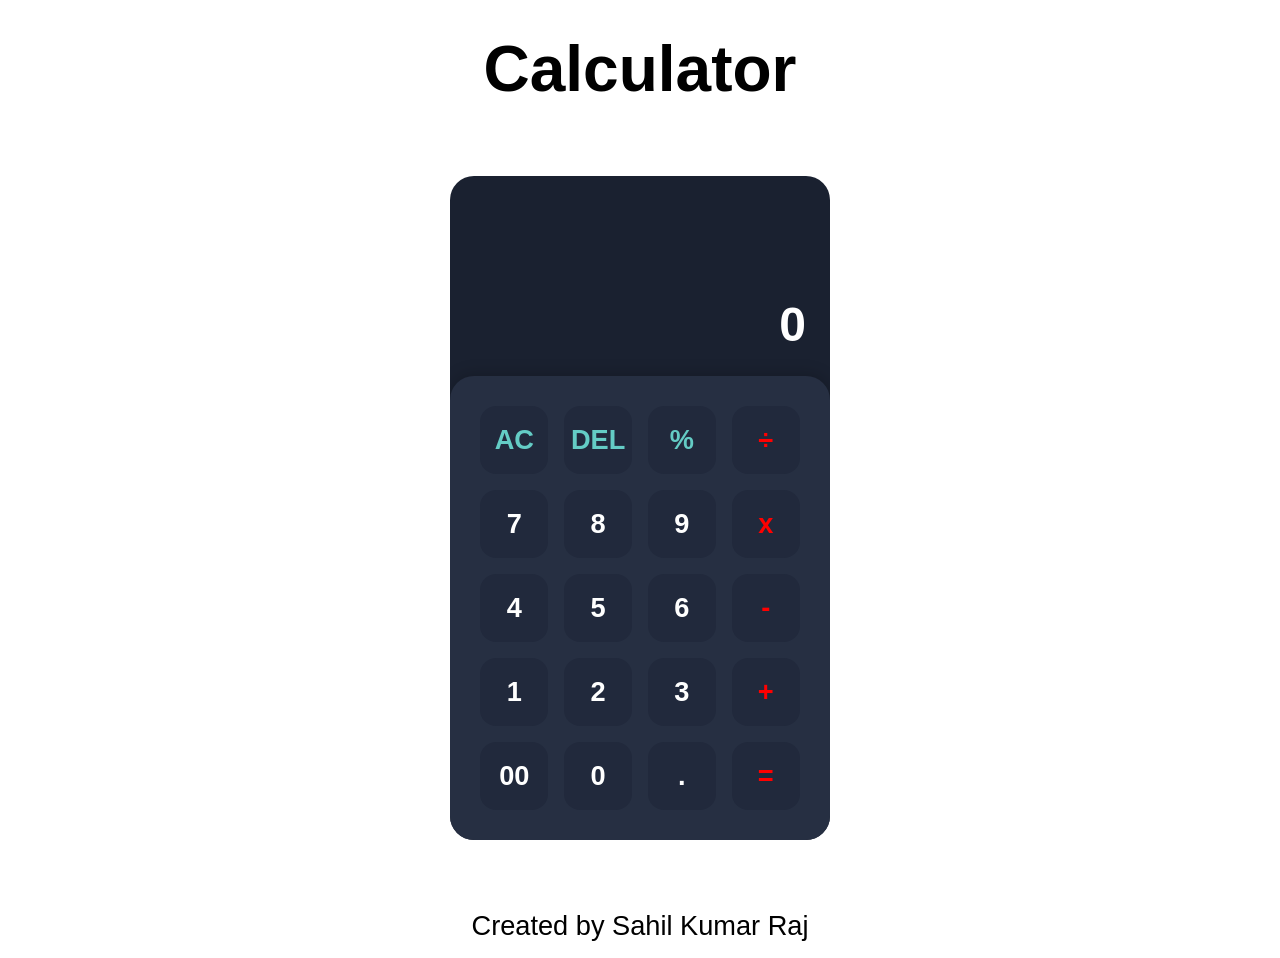
<file: Calculator/index.html>
<!DOCTYPE html>
<html lang="en">
<head>
    <meta charset="UTF-8">
    <meta name="viewport" content="width=device-width, initial-scale=1.0">
    <title>CALCULATOR</title>
    <link rel="stylesheet" href="style.css">
</head>
<body>
    
    <h1>Calculator</h1>
    <div class="container">

        <div class="calculator">
            
            <div class="display">
                <div class="content">
                    <div class="input"></div>
                    <div class="output">0</div>
                </div>
            </div>

            <div class="values">

                <div data-key="clear" class="value action">
                    <span>AC</span>
                </div>

                <div data-key="delete" class="value action">
                    <span>DEL</span>
                </div>

                <div data-key="%" class="value action">
                    <span>%</span>
                </div>

                <div data-key="/" class="value operator">
                    <span>÷</span>
                </div>

                <div data-key="7" class="value">
                    <span>7</span>
                </div>

                <div data-key="8" class="value">
                    <span>8</span>
                </div>

                <div data-key="9" class="value">
                    <span>9</span>
                </div>

                <div data-key="*" class="value operator">
                    <span>x</span>
                </div>

                <div data-key="4" class="value">
                    <span>4</span>
                </div>

                <div data-key="5" class="value">
                    <span>5</span>
                </div>

                <div data-key="6" class="value">
                    <span>6</span>
                </div>

                <div data-key="-" class="value operator">
                    <span>-</span>
                </div>

                <div data-key="1" class="value">
                    <span>1</span>
                </div>

                <div data-key="2" class="value">
                    <span>2</span>
                </div>

                <div data-key="3" class="value">
                    <span>3</span>
                </div>

                <div data-key="+" class="value operator">
                    <span>+</span>
                </div>

                <div data-key="00" class="value">
                    <span>00</span>
                </div>

                <div data-key="0" class="value">
                    <span>0</span>
                </div>

                <div data-key="." class="value">
                    <span>.</span>
                </div>

                <div data-key="=" class="value operator">
                    <span>=</span>
                </div>

            </div>
        </div>
    </div>

    <p class="footer">
            Created by Sahil Kumar Raj
        </p>


    <script src="app.js"></script>


</body>
</html>
</file>
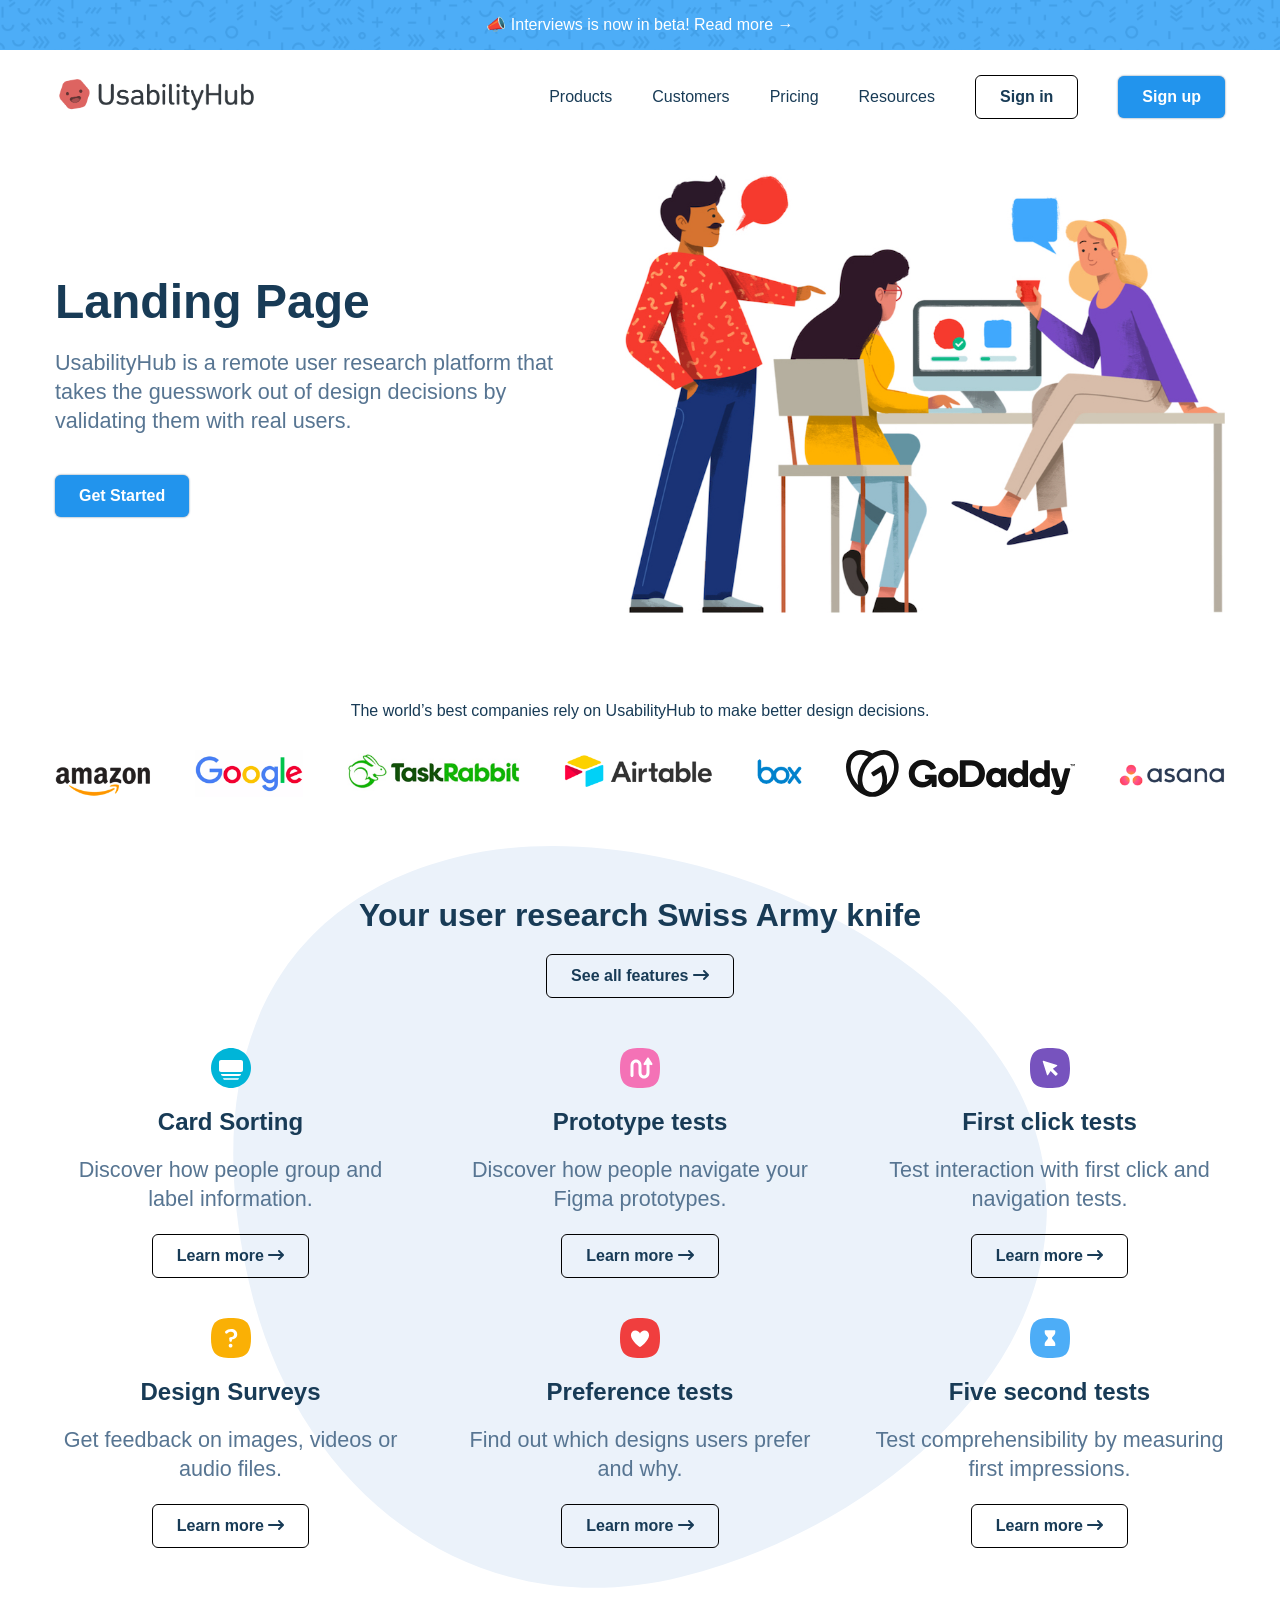
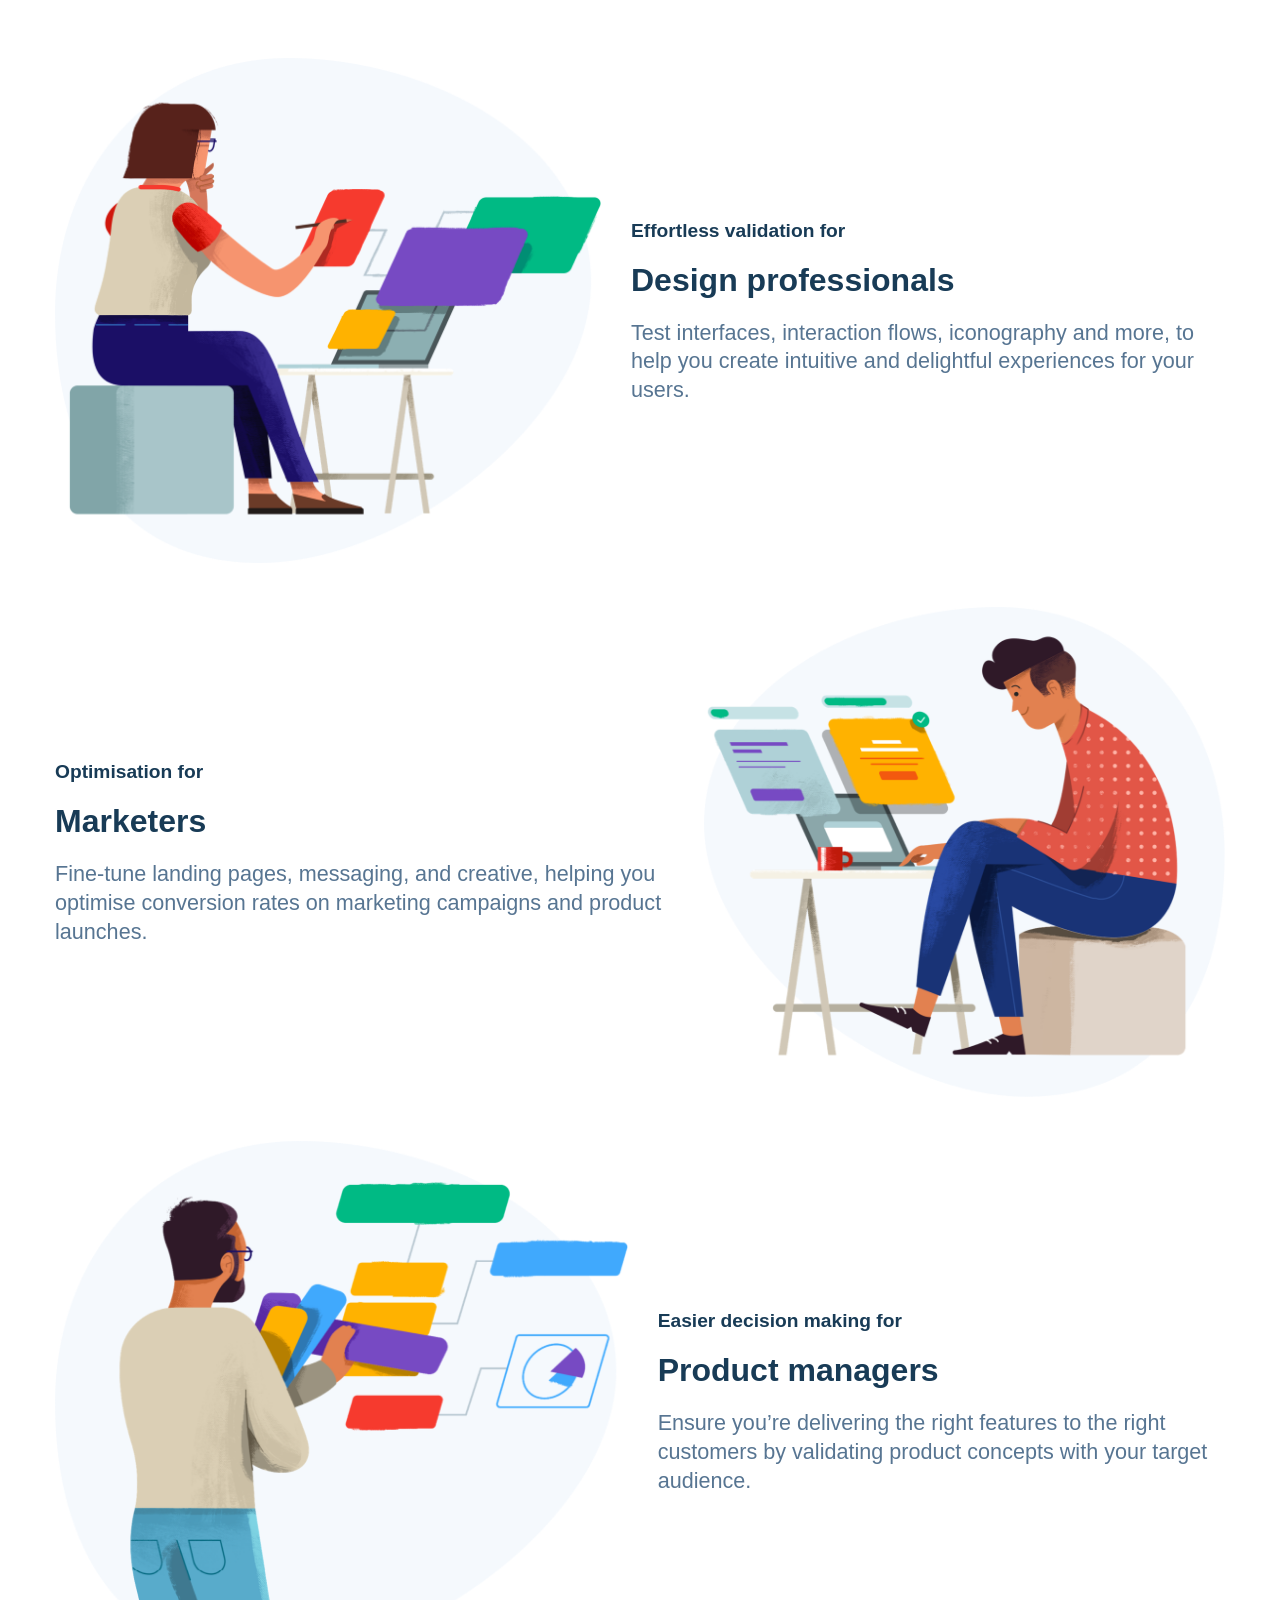
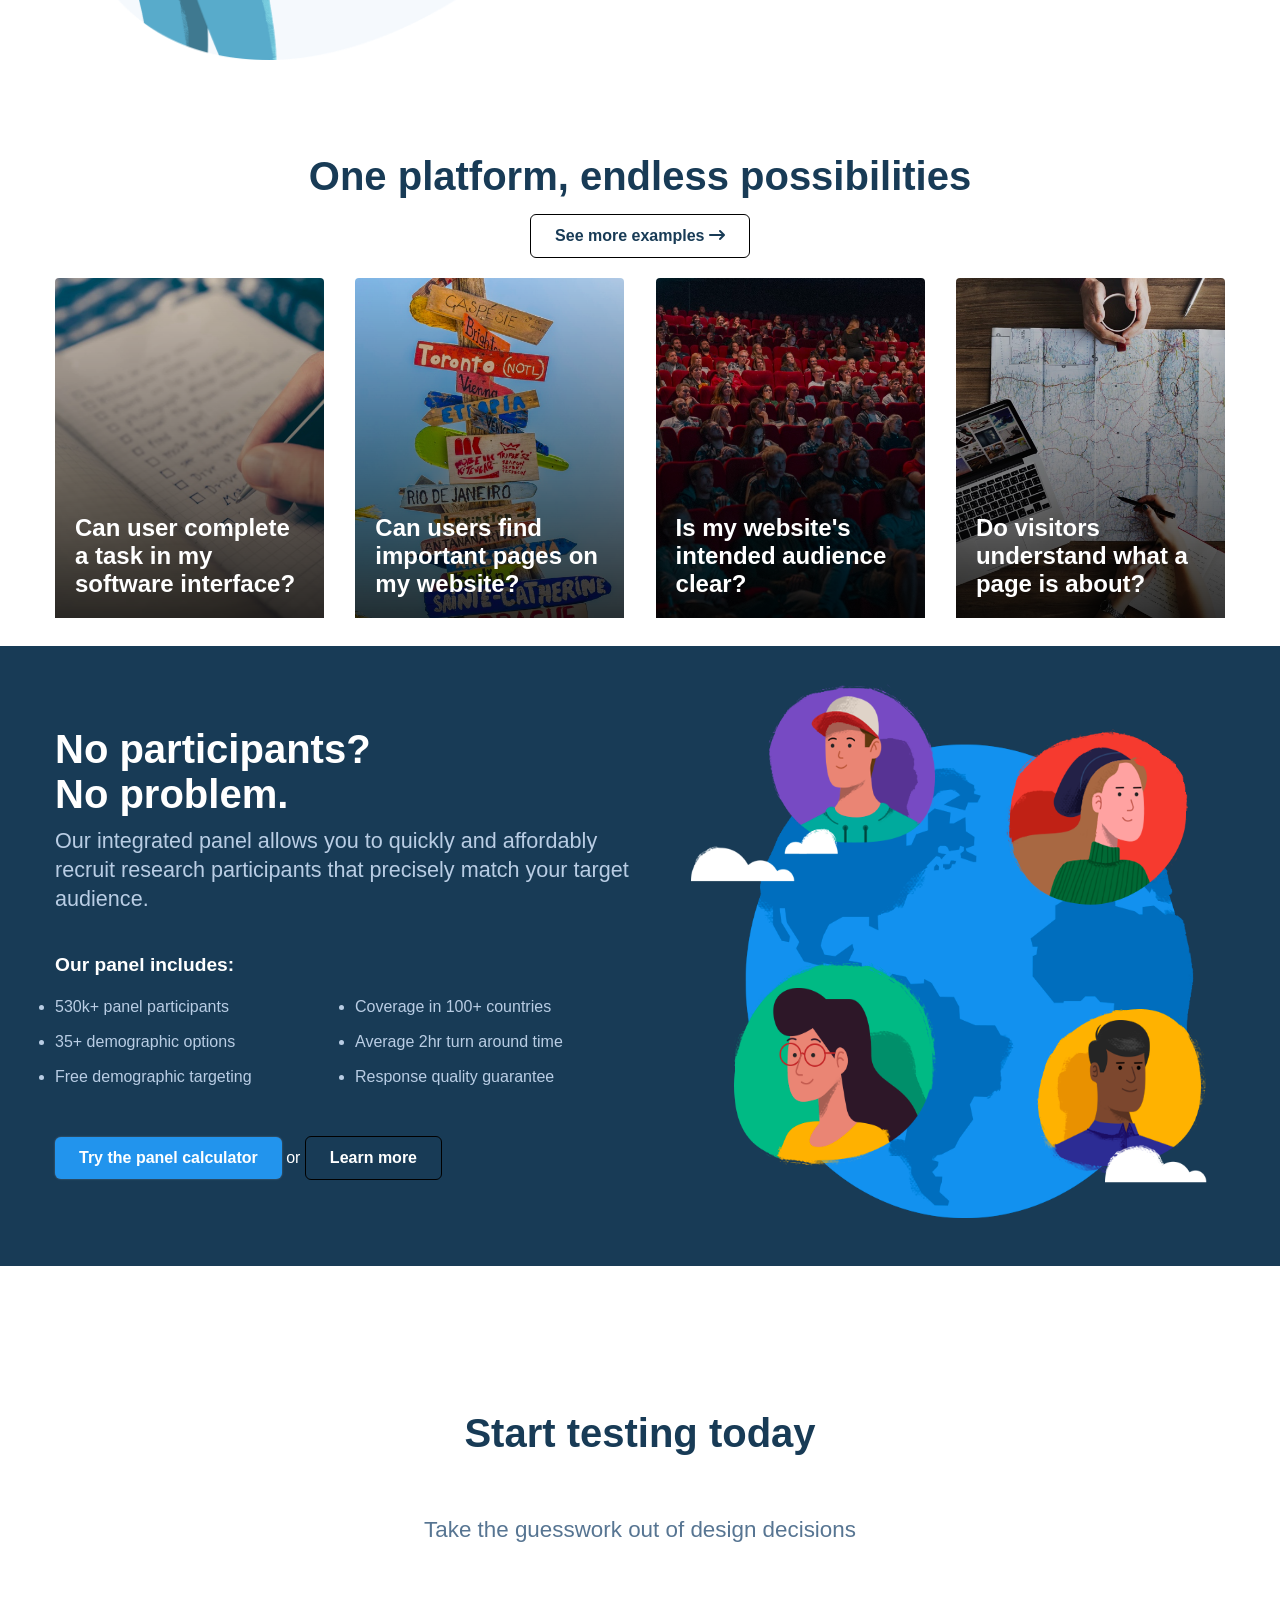
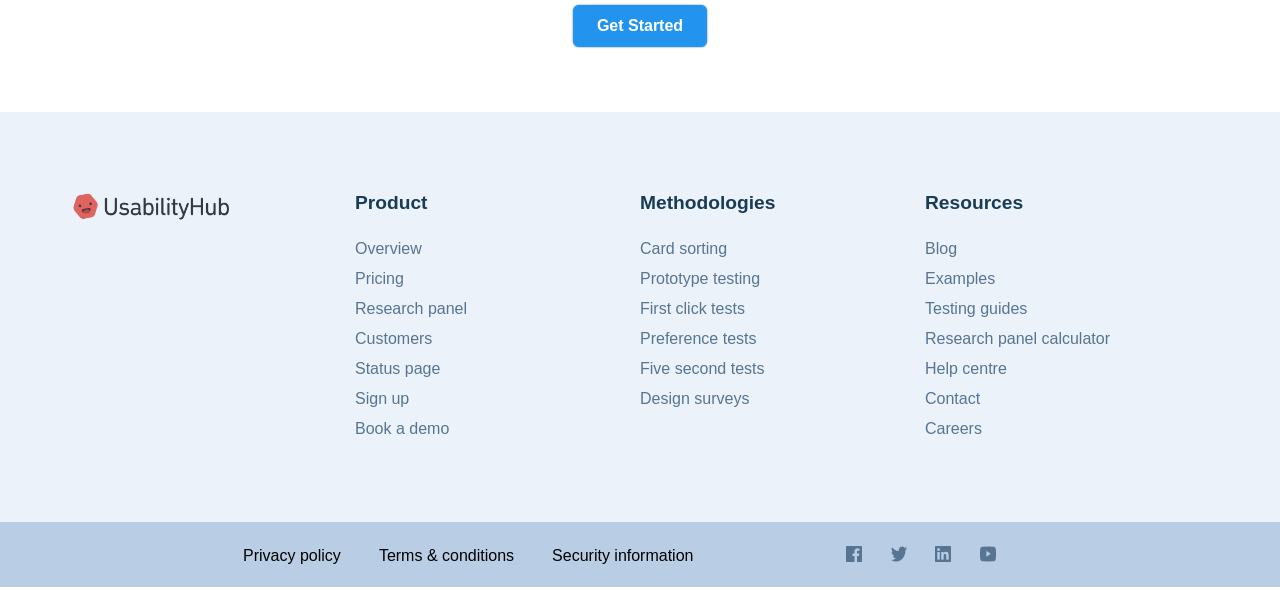
<file: landing page/onee.html>
<!DOCTYPE html>
<html lang="en">
<head>
    <meta charset="UTF-8">
    <meta name="viewport" content="width=device-width, initial-scale=1.0">
    <title>Landing Page</title>
    <link rel="stylesheet" href="https://cdnjs.cloudflare.com/ajax/libs/font-awesome/6.4.0/css/all.min.css">
    <link rel="stylesheet" href="styl.css">
</head>
<body>
    <div class="top-banner">
        <div class="container">
            <div class="small-text banner-text">
                📣 Interviews is now in beta! Read more →
            </div>
        </div>
    </div>

    <nav>
        <div class="container main-nav flex">
            <a href="#" class="comp-logo">
                <img src="./assets/asset 1.png" alt="company logo">
            </a>
            <div class="nav-links">
                <ul class="flex">
                    <li><a href="#" class="hover-link">Products</a></li>
                    <li><a href="#" class="hover-link">Customers</a></li>
                    <li><a href="#" class="hover-link">Pricing</a></li>
                    <li><a href="#" class="hover-link">Resources</a></li>
                    <li><a href="#" class="hover-link sec-button">Sign in</a></li>
                    <li><a href="#" class="hover-link prim-button">Sign up</a></li>
                </ul>
            </div>
        </div>
    </nav>

    <header>
        <div class="container header-section flex">
            <div class="header-left">
                <h1>Landing Page</h1>
                <p>UsabilityHub is a remote user research platform that takes the guesswork out of design decisions by validating them with real users.</p>
                <a href="#" class="prim-button hover-link get-button">Get Started</a>
            </div>
            <div class="header-right">
                <img src="./assets/asset 2.jpeg" alt="hero image">
            </div>

        </div>
    </header>

    <div class="company-section">
        <div class="container">
            <div class="small-text company-header">
                The world’s best companies rely on UsabilityHub to make better design decisions.
            </div>
            <div class="logos flex">
                <img class="logo" src="./assets/asset 3.png" alt="amazon">
                <img class="logo" src="./assets/asset 4.png" alt="google">
                <img class="logo" src="./assets/asset 5.png" alt="task">
                <img class="logo" src="./assets/asset 6.png" alt="airtable">
                <img class="logo" src="./assets/asset 7.png" alt="box">
                <img class="logo" src="./assets/asset 8.svg" alt="godaddy">
                <img class="logo" src="./assets/asset 9.png" alt="asana">
            </div>
        </div>
    </div>

    <div class="feature-section">
        <div class="container">
            <div class="feature-header">
                <h2>Your user research Swiss Army knife</h2>
                <a href="#" class="sec-button">See all features <i class="fa-solid fa-arrow-right-long"></i></a>
            </div>
            <div class="feature-area flex">
                <div class="feature-card flex">
                    <img src="./assets/asset 11.svg" alt="cards">
                    <h3>Card Sorting</h3>
                    <p>Discover how people group and label information.</p>
                    <a href="#" class="sec-button">Learn more <i class="fa-solid fa-arrow-right-long"></i></a>
                </div>
                <div class="feature-card flex">
                    <img src="./assets/asset 13.svg" alt="pt">
                    <h3>Prototype tests</h3>
                    <p>Discover how people navigate your Figma prototypes.</p>
                    <a href="#" class="sec-button">Learn more <i class="fa-solid fa-arrow-right-long"></i></a>
                </div>

                <div class="feature-card flex">
                    <img src="./assets/asset 14.svg" alt="fct">
                    <h3>First click tests</h3>
                    <p>Test interaction with first click and navigation tests.</p>
                    <a href="#" class="sec-button">Learn more <i class="fa-solid fa-arrow-right-long"></i></a>
                </div>

                <div class="feature-card flex">
                    <img src="./assets/asset 15.svg" alt="ds">
                    <h3>Design Surveys</h3>
                    <p>Get feedback on images, videos or audio files.</p>
                    <a href="#" class="sec-button">Learn more <i class="fa-solid fa-arrow-right-long"></i></a>
                </div>

                <div class="feature-card flex">
                    <img src="./assets/asset 16.svg" alt="prt">
                    <h3>Preference tests</h3>
                    <p>Find out which designs users prefer and why.</p>
                    <a href="#" class="sec-button">Learn more <i class="fa-solid fa-arrow-right-long"></i></a>
                </div>

                <div class="feature-card flex">
                    <img src="./assets/asset 17.svg" alt="fst">
                    <h3>Five second tests</h3>
                    <p>Test comprehensibility by measuring first impressions.</p>
                    <a href="#" class="sec-button">Learn more <i class="fa-solid fa-arrow-right-long"></i></a>
                </div>

                
            </div>
        </div>
    </div>


    <section class="big-feature">
        <div class="container flex big-container">
            <div class="feature-img">
                <img src="./assets/asset 18.png" alt="">
            </div>
            <div class="feature-text flex">
                <h4>Effortless validation for</h4>
                <h2>Design professionals</h2>
                <p>Test interfaces, interaction flows, iconography and more, to help you create intuitive and delightful experiences for your users.</p>
            </div>
        </div>
    </section>
    <section class="big-feature">
        <div class="container flex big-container">
            
            <div class="feature-text flex">
                <h4>Optimisation for</h4>
                <h2>Marketers</h2>
                <p>Fine-tune landing pages, messaging, and creative, helping you optimise conversion rates on marketing campaigns and product launches.</p>
            </div>
            <div class="feature-img">
                <img src="./assets/asset 21.png" alt="">
            </div>
        </div>
    </section>
    <section class="big-feature">
        <div class="container flex big-container">
            <div class="feature-img">
                <img src="./assets/asset 24.png" alt="">
            </div>
            <div class="feature-text flex">
                <h4>Easier decision making for</h4>
                <h2>Product managers</h2>
                <p>Ensure you’re delivering the right features to the right customers by validating product concepts with your target audience.</p>
            </div>
        </div>
    </section>


    <section class="example-section">
        <div class="container">
            <div class="example-header">
                    <h2>One platform, endless possibilities </h2>
                    <a href="#" class="sec-button">See more examples <i class="fa-solid fa-arrow-right-long"></i></a>
                
            </div>
            <div class="example-area flex">
                <a href="#" class="example-card" style="background: linear-gradient(rgb(0, 0, 0, 0.1), rgb(0, 0, 0, 0.8)), url(./assets/asset\ 36.jpeg); background-size: cover;">
                    <h3 class="card-text">Can user complete a task in my software interface?</h3>
                </a>
                <a href="#" class="example-card" style="background: linear-gradient(rgb(0, 0, 0, 0.1), rgb(0, 0, 0, 0.8)), url(./assets/asset\ 37.jpeg); background-size: cover;">
                    <h3 class="card-text">Can users find important pages on my website?</h3>
                </a>
                <a href="#" class="example-card" style="background: linear-gradient(rgb(0, 0, 0, 0.1), rgb(0, 0, 0, 0.8)), url(./assets/asset\ 38.jpeg); background-size: cover;">
                    <h3 class="card-text">Is my website's intended audience clear?</h3>
                </a>
                <a href="#" class="example-card" style="background: linear-gradient(rgb(0, 0, 0, 0.1), rgb(0, 0, 0, 0.8)), url(./assets/asset\ 39.jpeg); background-size: cover;">
                    <h3 class="card-text">Do visitors understand what a page is about?</h3>
                </a>
            </div>
        </div>
    </section>


    <section class="info-section ">
        <div class="container flex">
            <div class="info-left flex">
                <div class="info-text">
                    <h2>No participants?</h2>
                    <h2>No problem.</h2>
                    <p>Our integrated panel allows you to quickly and affordably recruit research participants that precisely match your target audience.</p>
                </div>
                <div class="info-data">
                    <h4>Our panel includes: <br><br></h4>
                    <div class="list-data flex">
                        <div class="first ">
                            <ul class="flex line">
                                <li>530k+ panel participants</li>
                                <li>35+ demographic options</li>
                                <li>Free demographic targeting</li>    
                            </ul>
                        </div>
                        <div class="second">
                            <ul class="flex line">
                                <li>Coverage in 100+ countries</li>
                                <li>Average 2hr turn around time</li>
                                <li>Response quality guarantee</li>    
                            </ul>
                        </div>
                    </div>
                </div>
                <div class="info-button">
                    
                    <a href="#" class="hover-link prim-button">Try the panel calculator</a> or
                    <a href="#" class="hover-link sec-button" style="color: white !important;">Learn more </a>
                </div>
            </div>
            <div class="info-right">
                <img src="./assets/asset 40.png" alt="">
            </div>
        </div>
        
    </section>


    <section class="testing-section">
        <div class="container flex test">
            <h2>Start testing today</h2>
            <p>Take the guesswork out of design decisions</p>
            <a href="#" class="prim-button hover-link get-button">Get Started</a>
        </div>
    </section>



    <div class="end-section">
        <div class="container flex end-hub">
            <div class="hub1 sizee">
                <img src="./assets/asset 1.png" alt="logooo">
            </div>
            <div class="hub2 sizee">
                <div class="detail1 column">
                    <h4>Product</h4>
                    <a href="#" class="hover-link">Overview</a>
                    <a href="#" class="hover-link">Pricing</a>
                    <a href="#" class="hover-link">Research panel</a>
                    <a href="#" class="hover-link">Customers</a>
                    <a href="#" class="hover-link">Status page</a>
                    <a href="#" class="hover-link">Sign up</a>
                    <a href="#" class="hover-link">Book a demo</a>
                </div>
            </div>
            <div class="hub3 sizee">
                <div class="detail2 column">
                    <h4>Methodologies</h4>
                    <a href="#" class="hover-link">Card sorting</a>
                    <a href="#" class="hover-link">Prototype testing</a>
                    <a href="#" class="hover-link">First click tests</a>
                    <a href="#" class="hover-link">Preference tests</a>
                    <a href="#" class="hover-link">Five second tests</a>
                    <a href="#" class="hover-link">Design surveys</a>
                    
                </div>
            </div>
            <div class="hub4 sizee">
                <div class="detail3 column">
                    <h4>Resources</h4>
                    <a href="#" class="hover-link">Blog</a>
                    <a href="#" class="hover-link">Examples</a>
                    <a href="#" class="hover-link">Testing guides</a>
                    <a href="#" class="hover-link">Research panel calculator</a>
                    <a href="#" class="hover-link">Help centre</a>
                    <a href="#" class="hover-link">Contact</a>
                    <a href="#" class="hover-link">Careers</a>
                </div>
            </div>
        </div>
        
    </div>

    <footer class="footer-section">
        <div class="container flex">
            <div class="footer-text flex">
                <a href="#" class="hover-link">Privacy policy</a>
                <a href="#" class="hover-link">Terms & conditions</a>
                <a href="#" class="hover-link">Security information</a>
            </div>
            <div class="footer-logo flex">
                <a href=""><img src="./assets/asset 28.png" alt="fb"></a>
                <a href=""><img src="./assets/asset 29.png" alt="fb"></a>
                <a href=""><img src="./assets/asset 30.png" alt="fb"></a>
                <a href=""><img src="./assets/asset 31.png" alt="fb"></a>
            </div>
        </div>
    </footer>
    
    

    <!-- <div class="spacer" style="height: 100vh;"></div> -->
    
</body>
</html>
</file>
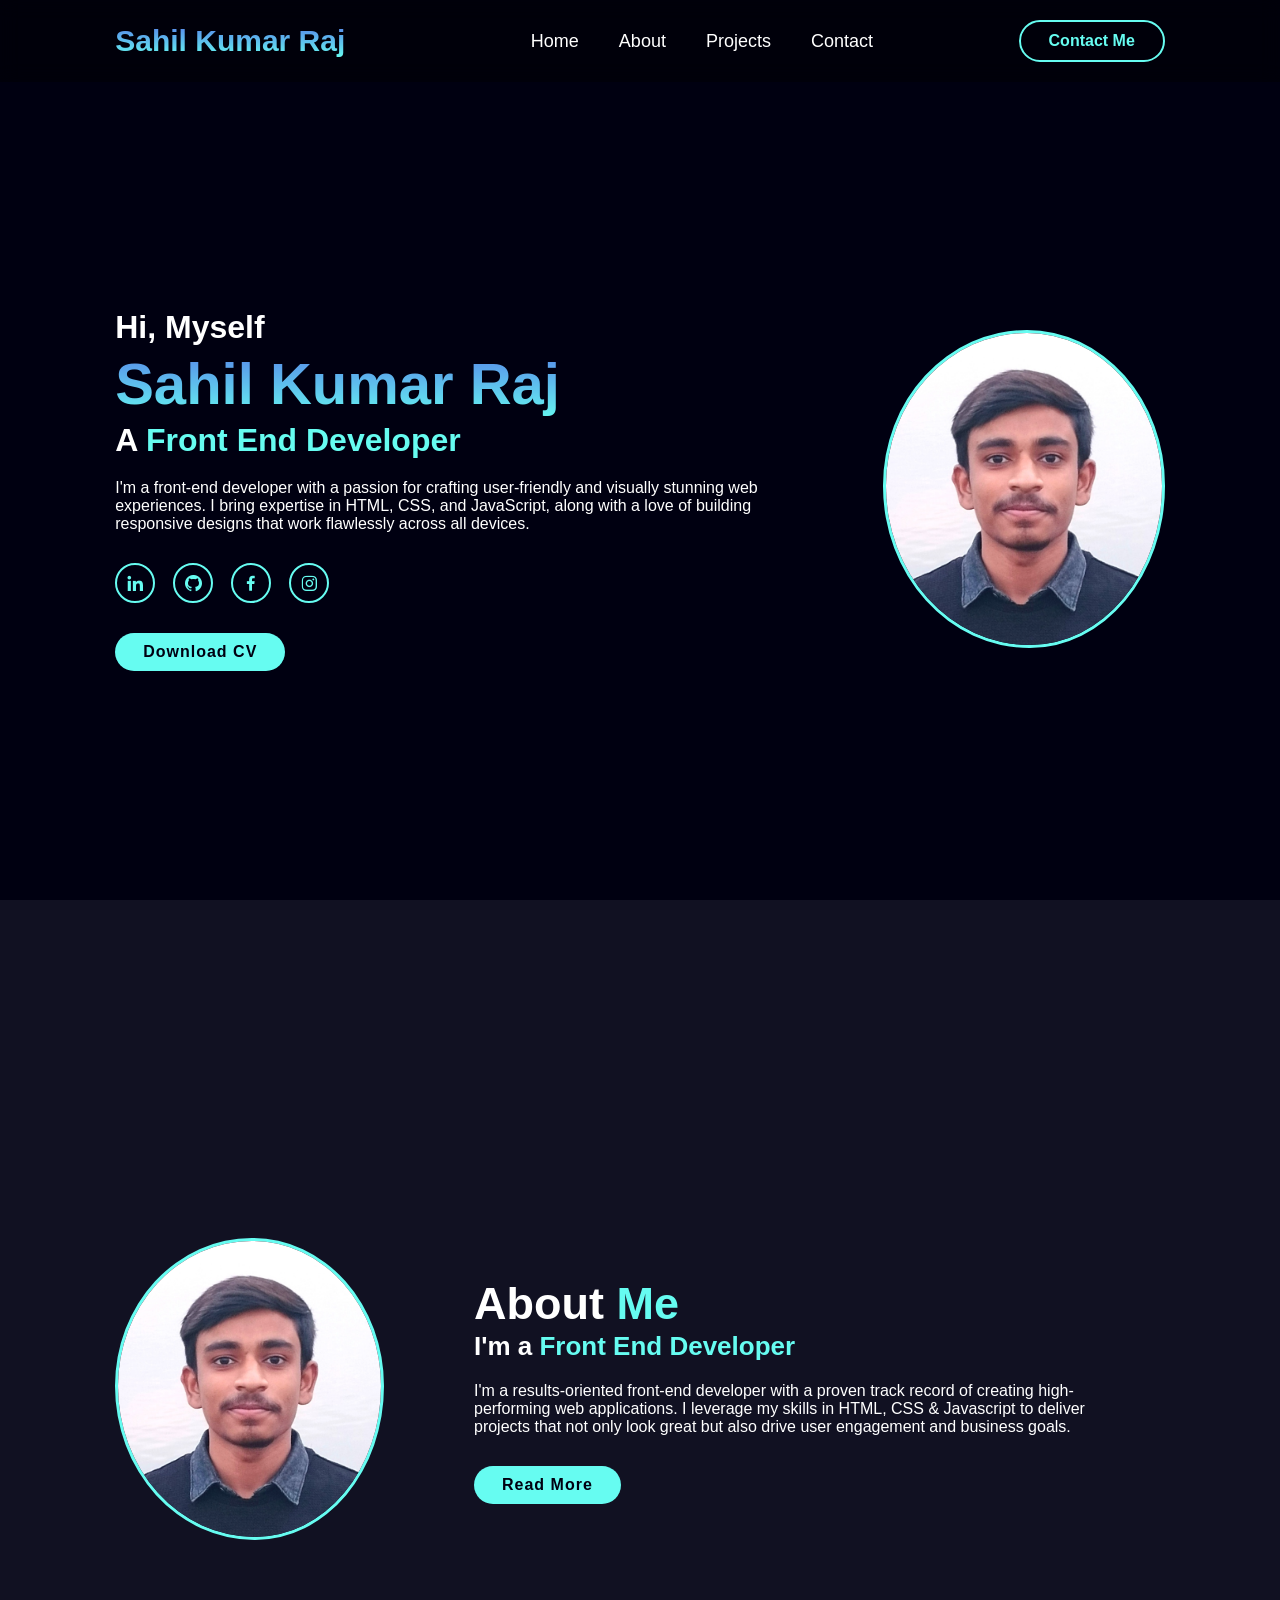
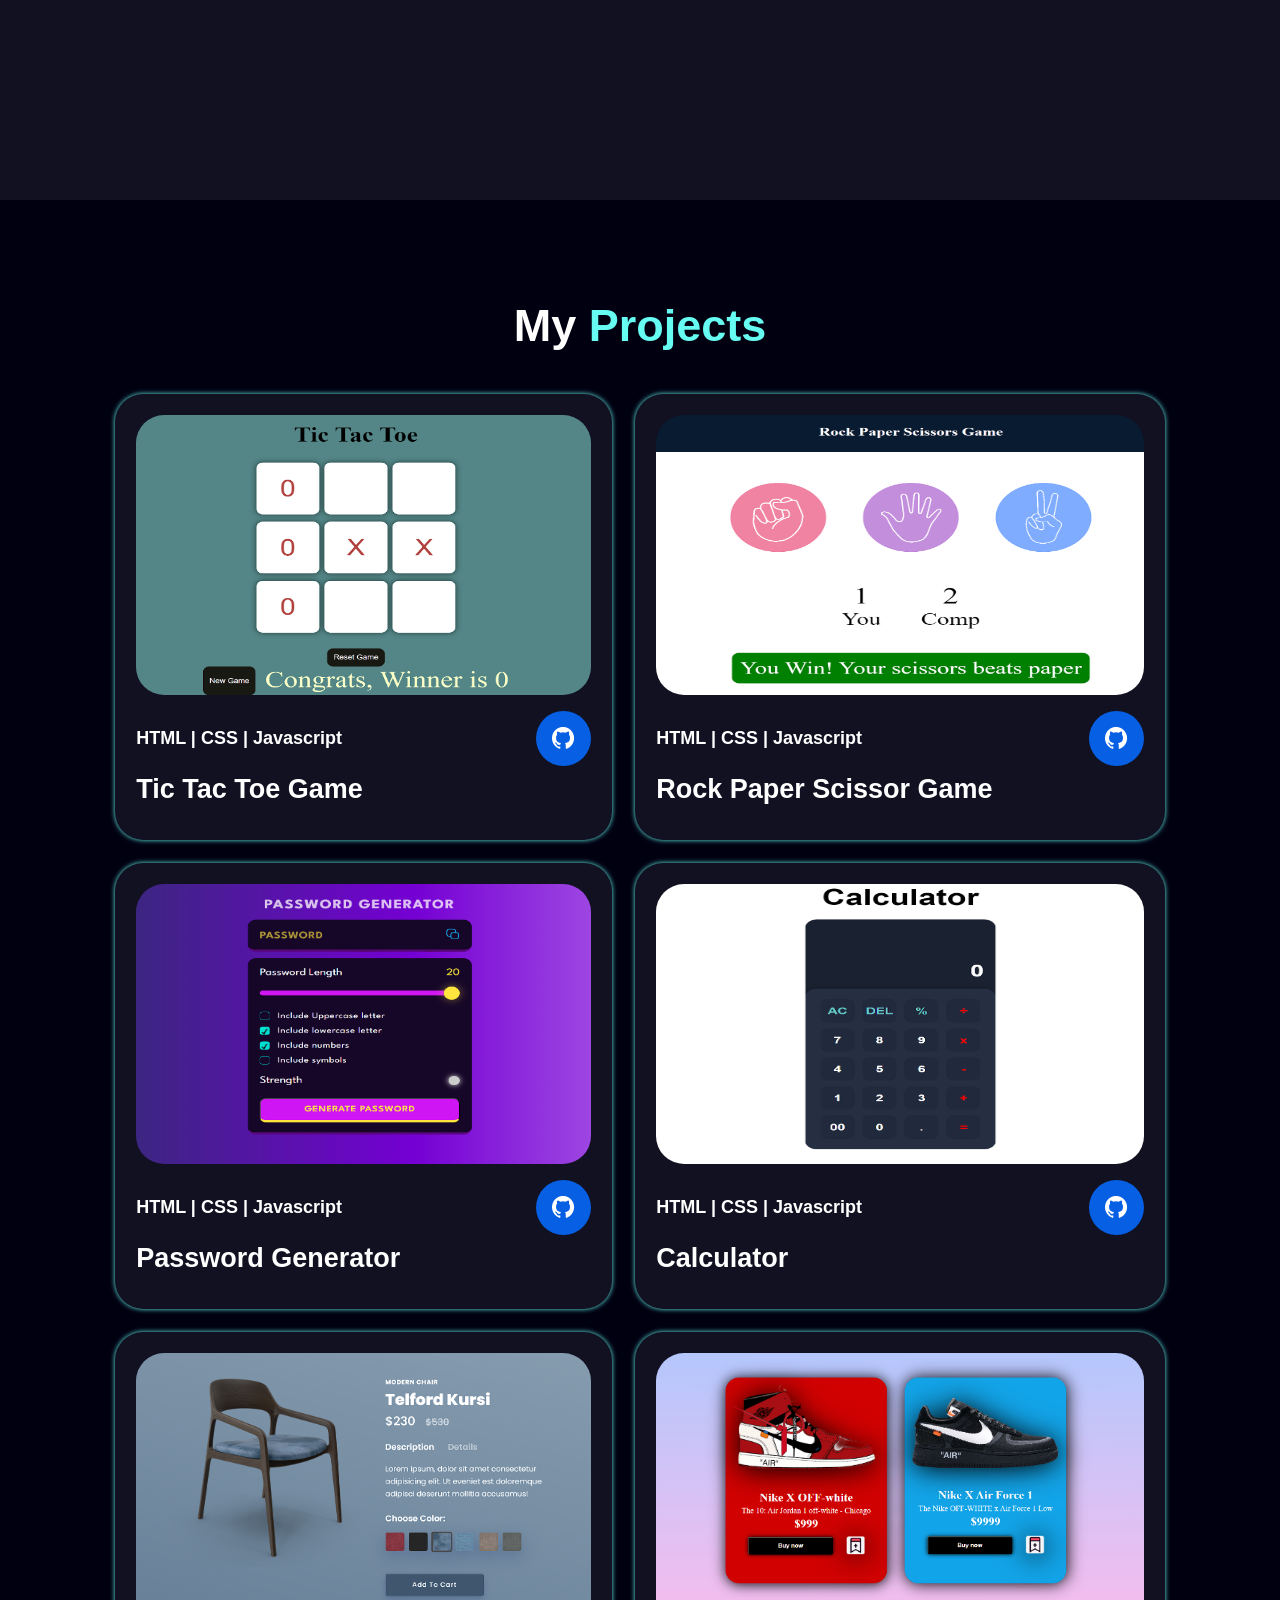
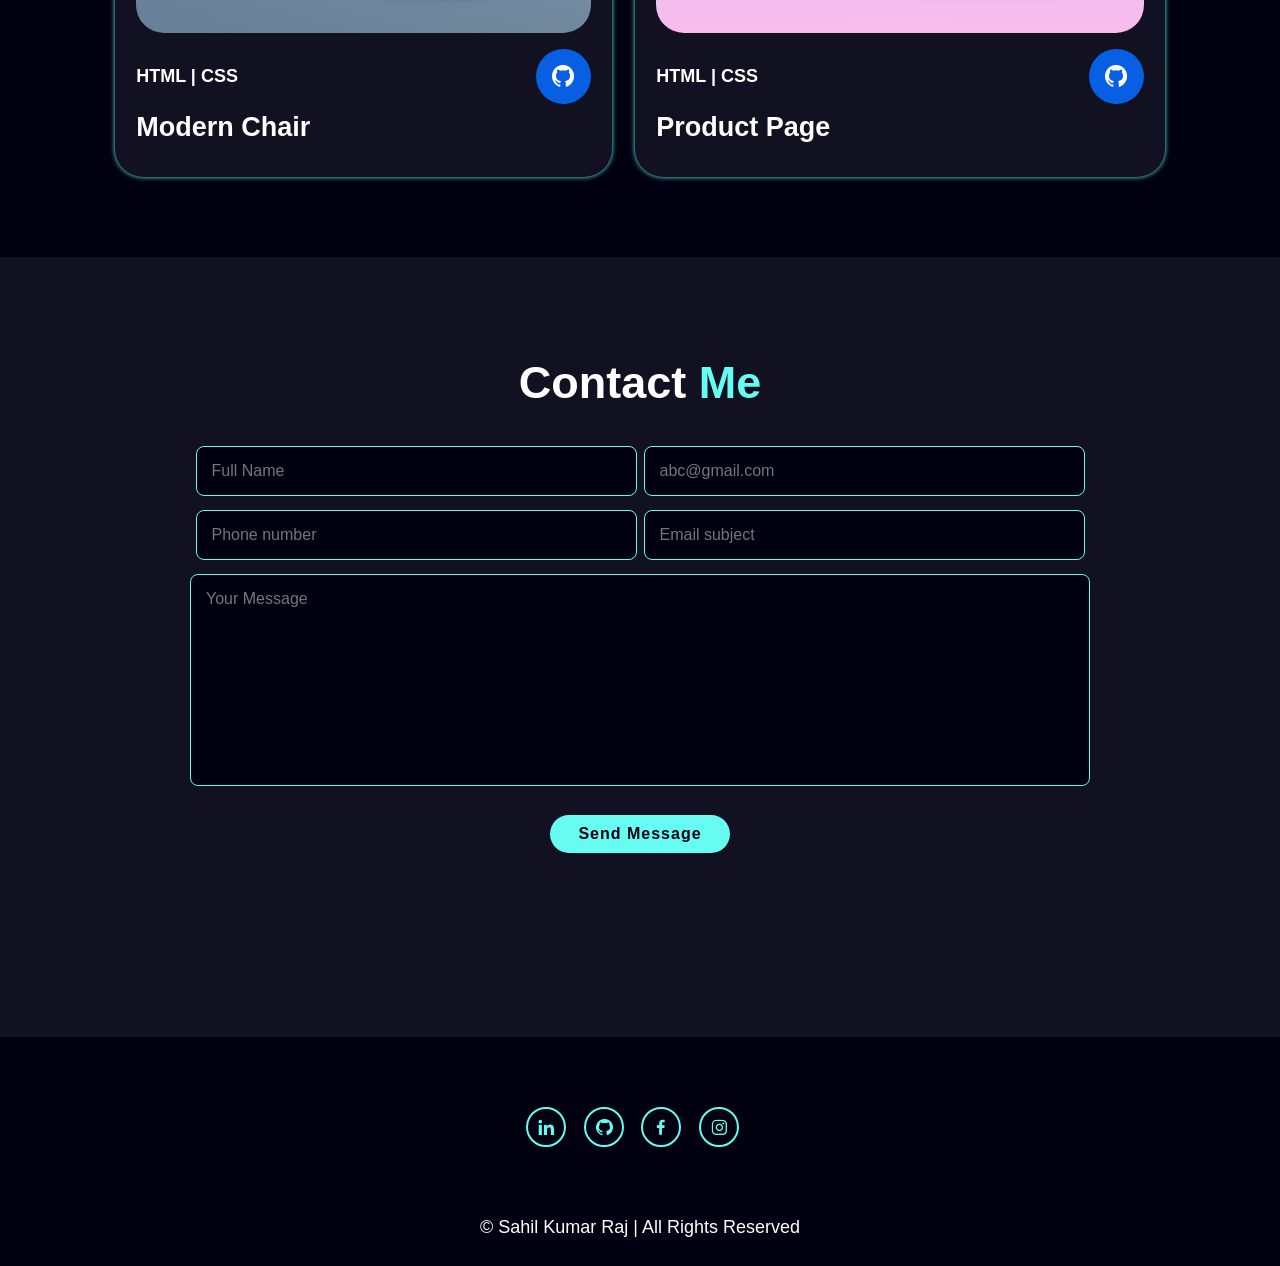
<file: Portfolio/first.html>
<!DOCTYPE html>
<html lang="en">
<head>
    <meta charset="UTF-8">
    <meta name="viewport" content="width=device-width, initial-scale=1.0">
    <link href='https://unpkg.com/boxicons@2.1.4/css/boxicons.min.css' rel='stylesheet'>
    <link rel="stylesheet" href="style.css">
    <title>Sahil - Portfolio</title>
</head>
<body>
    
    <!-- Header section  -->

    <header>
        <a href="#home" class="logo">Sahil Kumar Raj</a>

        <i class='bx bx-menu' id="menu-icon"></i>

        <ul class="navbar">
            <li><a href="#home">Home</a></li>
            <li><a href="#about">About</a></li>
            <li><a href="#projects">Projects</a></li>
            <li><a href="#contact">Contact</a></li>
        </ul>

        <div class="top-btn">
            <a href="#contact" class="nav-btn">Contact Me</a>
        </div>
    </header>

    <!-- home section  -->

    <section class="home" id="home">
        <div class="home-content">
            <h3>Hi, Myself</h3>
            <h1>Sahil Kumar Raj</h1>
            <h3> A <span class="multiple-text">Front End Developer</span></h3>

            <p>I'm a front-end developer with a passion for crafting user-friendly and visually stunning web experiences. I bring expertise in HTML, CSS, and JavaScript, along with a love of building responsive designs that work flawlessly across all devices.
            </p>

            <div class="social-media">
                <a href="#"><i class='bx bxl-linkedin' ></i></a>
                <a href="#"><i class='bx bxl-github'></i></a>
                <a href="#"><i class='bx bxl-facebook'></i></a>
                <a href="#"><i class='bx bxl-instagram' ></i></a>
            </div>

            <a href="#" class="btn">Download CV</a>
        </div>
        <div class="home-img">
            <img src="images/Sahil pic.jpg" alt="Profile pic">
        </div>
    </section>

    <!-- about section  -->

    <section class="about" id="about">
        <div class="about-img">
            <img src="images/Sahil pic.jpg" alt="">
        </div>

        <div class="about-content">
            <h2 class="heading">About <span>Me</span></h2>
            <h3>I'm a <span>Front End Developer</span></h3>
            <p>I'm a results-oriented front-end developer with a proven track record of creating high-performing web applications. I leverage my skills in HTML, CSS & Javascript to deliver projects that not only look great but also drive user engagement and business goals.</p>
            <a href="#" class="btn">Read More</a>
        </div>
    </section>

    <!-- projects section  -->

    <section class="projects" id="projects">

        <h2 class="heading">My <span>Projects</span></h2>

        <div class="projects-content">
            
            <!-- 1st  -->

            <div class="row">
                <img src="images/project1.png" alt="">
                <div class="main-row">
                    <div class="row-text">
                        <h5>HTML | CSS | Javascript</h5>
                    </div>
                    <div class="row-icon">
                        <i class='bx bxl-github'></i>
                    </div>
                </div>
                <h4>Tic Tac Toe Game</h4>
            </div>

            <!-- 2nd -->
             <div class="row">
                <img src="images/project2.png" alt="">
                <div class="main-row">
                    <div class="row-text">
                        <h5>HTML | CSS | Javascript</h5>
                    </div>
                    <div class="row-icon">
                        <i class='bx bxl-github'></i>
                    </div>
                </div>
                <h4>Rock Paper Scissor Game</h4>
            </div>

            <!-- 3rd -->
             <div class="row">
                <img src="images/project3.png" alt="">
                <div class="main-row">
                    <div class="row-text">
                        <h5>HTML | CSS | Javascript</h5>
                    </div>
                    <div class="row-icon">
                        <i class='bx bxl-github'></i>
                    </div>
                </div>
                <h4>Password Generator</h4>
            </div>

            <!-- 4th -->
             <div class="row">
                <img src="images/project4.png" alt="">
                <div class="main-row">
                    <div class="row-text">
                        <h5>HTML | CSS | Javascript</h5>
                    </div>
                    <div class="row-icon">
                        <i class='bx bxl-github'></i>
                    </div>
                </div>
                <h4>Calculator</h4>
            </div>

            <!-- 5th -->
             <div class="row">
                <img src="images/project5.png" alt="">
                <div class="main-row">
                    <div class="row-text">
                        <h5>HTML | CSS</h5>
                    </div>
                    <div class="row-icon">
                        <i class='bx bxl-github'></i>
                    </div>
                </div>
                <h4>Modern Chair</h4>
            </div>

            <!-- 6th -->
             <div class="row">
                <img src="images/project6.png" alt="">
                <div class="main-row">
                    <div class="row-text">
                        <h5>HTML | CSS</h5>
                    </div>
                    <div class="row-icon">
                        <i class='bx bxl-github'></i>
                    </div>
                </div>
                <h4>Product Page</h4>
            </div>

        </div>
    </section>

    <!-- contact section  -->

    <section class="contact" id="contact">
        <h2 class="heading">Contact <span>Me</span></h2>

        <form action="#">
            <div class="input-box">
                <input type="text" placeholder="Full Name">
                <input type="email" placeholder="abc@gmail.com">
            </div>
            <div class="input-box">
                <input type="number" placeholder="Phone number">
                <input type="text" placeholder="Email subject">
            </div>

            <textarea name="message" id="" cols="30" rows="10" placeholder="Your Message"></textarea>
            <input type="submit" value="Send Message" class="btn">
            
        </form>
    </section>

    <!-- footer section  -->

    <footer class="footer">
        <div class="social">
            <a href="#"><i class='bx bxl-linkedin' ></i></a>
            <a href="#"><i class='bx bxl-github'></i></a>
            <a href="#"><i class='bx bxl-facebook'></i></a>
            <a href="#"><i class='bx bxl-instagram' ></i></a>
        </div>

        <p class="copyright">
            &copy; Sahil Kumar Raj | All Rights Reserved 
        </p>
    </footer>
</body>
</html>
</file>
<file: Calculator/style.css>
*{
    margin: 0;
    padding: 0;
    box-sizing: border-box;
    font-family: sans-serif;
}

body {
    text-align: center;
}

body h1{
    font-size: 4rem;
    margin-top: 2rem;
    margin-bottom: -3rem;
}
body p {
    font-size: 1.7rem;
    margin-top: -3rem;
}

.container{
    display: flex;
    justify-content: center;
    align-items: center;
    height: 100vh;

}

.calculator {
    background-color: #1A2130;
    width: 100%;
    max-width: 380px;
    min-height: 600px;
    display: flex;
    flex-direction: column;
    border-radius: 1.5rem;
    overflow: hidden;
}

.display{
    padding: 1.5rem;
    min-height: 200px;
    display: flex;
    justify-content: flex-end;
    align-items: flex-end;
    color: white;
    text-align: right;
    
}

.input {
    font-size: 1.3rem;
    margin-bottom: 0.7rem;
}

.output {
    font-size: 3rem;
    font-weight: 600;
    width: 100%;
    max-width: 100%;
    overflow: auto;
}

.display .operator{
    color: #ff0000;
}

.values{
    background-color: #262f42;
    padding: 1.9rem;
    border-radius: 1.5rem 1.5rem 0 0;
    display: grid;
    grid-template-columns: repeat(4, 1fr);
    grid-template-rows: repeat(5, 1fr);
    grid-gap: 1rem;
    box-shadow: 0px -2px 16px rgba(0, 0, 0, 0.2);
}

.values .value{
    position: relative;
    cursor: pointer;
    display: block;
    height: 0;
    padding-top: 100%;
    background-color: #21293c;
    border-radius: 1rem;
    transition: 0.2s;
    user-select: none;
}

.values .value span{
    position: absolute;
    top: 50%;
    left: 50%;
    transform: translate(-50%, -50%);
    font-size: 1.7rem;
    font-weight: 600;
    color: white;
}

.values .value:hover{
    box-shadow: inset 0px 0px 8px rgba(0, 0, 0, 0.2);
}

.values .operator span{
    color: #ff0000;
}
.values .action span{
    color: #64CCC5;
}
</file>
<file: landing page/styl.css>
* {
    margin: 0;
    padding: 0;
    box-sizing: border-box;
}

body{
    font-family: 'Poppins', sans-serif;
    color: #183b56;
}

h1 {
    font-size: 3rem;
}

h2 {
    font-size: 2rem;
}

h3 {
    font-size: 1.5rem;
}
h4{
    font-size: 1.2rem;
}

p {
    font-family: 'Roboto', sans-serif;
    font-size: 1.35rem;
    color: #577592;
    line-height: 1.8rem;
}

a {
    text-decoration: none;
    display: inline-block;
}

.small-text {
    font-size: 1rem;
    font-weight: 530;

}

ul {
    list-style: none;
}

.hover-link{
    color: #183b56;
    transition: 0.2s ease-out;
}

.hover-link:hover{
    color: #2294ed ;
}

.prim-button{
    background-color:#2294ed;
    border-radius: 6px;
    font-weight: 700;
    color: white !important;
    padding: 12px 24px;
    box-shadow: 0 0 2px #577592;
    transition: 0.2s ease-out;
}

.prim-button:hover{
    background-color: #1d69a3;
}

.sec-button{
    border: 1.2px solid black;
    border-radius: 6px;
    font-weight: 600;
    color: #183b56 !important;
    padding: 12px 24px;
    transition: 0.2s ease-out;
}

.sec-button:hover{
    border-color: #0fa0e8;
    color: #0fa0e8 !important;
}

.container {
    max-width: 1180px;
    margin-inline: auto;
    padding: 5px;
    
}

.top-banner {
    background-color: #4dadf7;
    height: 50px;
    background-image: url(./assets/asset\ 32.png);
    background-size: 300px;
}

.banner-text {
    color: white;
    padding: 10px 30px;
    text-align: center;
}

.flex{
    display: flex;
    align-items: center;
}

.comp-logo img{
    width: 200px;
    
}

.main-nav{
    justify-content: space-between;
    margin-top: 20px;
    font-size: 1rem;
}

.nav-links{
    flex-basis: 730px;
}

.nav-links ul{
    justify-content: end;
    gap: 40px;
}

header {
    padding: 45px 20px;
}

.header-section {
    justify-content: center;
    gap: 60px;
}

.header-left {
    max-width: 40vw;
}

.header-left p{
    margin-top: 20px;
}

.get-button {
    margin-top: 40px;

}
.get-button:hover {
    animation: rotate 0.7s reverse;
}


.header-right img {
    width: 600px;
}


.company-header {
    text-align: center;
    color: #183b56;
    margin-block: 30px;
}

.logo {
    height: 47px;
}
.logos {
    justify-content: space-between;
    flex-wrap: wrap;
}

.feature-section {
    padding: 50px 20px 40px;
    background-image: url(./assets/asset\ 34.svg);
    background-repeat: no-repeat;
    background-position: center;
    background-size: 51rem;
    margin-top: 40px;
    margin-bottom: 30px;
    margin-inline: auto;
}

.feature-header{
    text-align: center;
}
.feature-header h2 {
    margin-bottom: 20px;
}

.feature-card {
    flex-direction: column;
    gap: 20px;
    max-width: 30%;
    text-align: center;

}

.feature-area {
    flex-wrap: wrap;
    justify-content: space-between;
    margin-top: 50px;
    gap: 40px;
}
.feature-card img{
    height: 40px;
    width: 40px;
}


.big-feature {
    padding: 30px 20px 0;
}
.big-container {
    gap: 30px;
}
.feature-img img{
    width: 100%;
}
.feature-text {
    flex-direction: column;
    align-items: flex-start;
    gap: 20px;

}



.example-section {
    padding: 50px 20px 1px;
    margin-top: 30px;
    margin-bottom: 2px;
}
.example-header{
    text-align: center;
   
}
.example-header h2{
    font-size: 40px;
    margin-bottom: 15px;
}
.example-card {
    width: 23%;
    position: relative;
    min-height: 340px;
    background: black;
    border-radius: 4px 4px 0 0;
    transition: 0.1s ease-out;
}
.example-card:hover{
    box-shadow: 0 0 12px #888;
}
.example-area{
    justify-content: space-between;
    margin-block: 20px;
}
.card-text {
    position: absolute;
    bottom: 20px;
    left: 20px;
    right: 20px;
    color: white;
}


.info-section
{
    background-color: #183b56;
    width: 100%;
    height: 620px;
    color: white !important;
    
}
.info-left{
    padding-block: 30px;
    flex-direction: column;
    align-items: flex-start;
    gap: 40px;
}
.info-right img{
    width: 600px;
    height: 600px;
}
.info-text h2 {
    color: white;
    font-size: 2.5rem;
}
.info-text p{
    margin-top: 10px;
    color: #b9cde4;
}
.info-data h4 {
    color: white;
}
.list-data {
    
    color: #b9cde4 ;
    font-weight: 200;
    width: 600px;  
}
.info-button{
    margin-top: 10px;
}
.first{
    width: 50%;
}
.info-section ul {
    list-style: disc;
    
}
.line{
    flex-direction: column;
    align-items: flex-start;
    gap: 17px;
}



.testing-section {
    margin-top: 20px;
    padding-block: 25px;
}
.test {
    flex-direction: column;
    margin-top: 60px;
    padding: 40px;
    align-items: center;
}
.test h2 {
    margin-bottom: 40px;
    font-size: 2.5rem;
}
.test p {
    margin-block: 20px;
    font-size: 1.4rem;
}


.end-section{
    background-color: #ebf2fa;
    width: 100%;
    height: 410px;
}
.end-section a{
    color: #577592;
}
.hub1{
    width: 23%;
    
}
.hub1 img {
    width: 160px;
    height: 30px;
}
.end-hub{
    padding: 80px 20px;
    justify-content: space-between ;
}
.sizee{
    width: 25%;
    height: 300px;
}

.column {
    display: flex;
    flex-direction: column;
    gap: 12px;
}
.column h4 {
    margin-bottom: 14px;
}
.column a {
    font-size: 1rem;
    
}




.footer-section {
    width: 100%;
    height: 65px;
    background-color: #b9cde4;
    padding-bottom: 0;
}
.footer-text {
    margin-left: 150px;
    margin-right: 90px;
    margin-block: 20px;
    width: 45%;
    justify-content: space-evenly;
    gap: -40px;
    
}
.footer-logo {
    padding: 10px;
    width: 17%;
    justify-content: space-around;
}
.footer-text a{
    color: black ;
}
.footer-logo img{
    width: 16px;
    height: 16px;
}
.footer-text a{
    transition: 0.2s ease-out;
}
</file>
<file: Portfolio/style.css>
* {
    margin: 0;
    padding: 0;
    box-sizing: border-box;
    text-decoration: none;
    list-style: none;
    border: none;
    outline: none;
    scroll-behavior: smooth;
    font-family: -apple-system, sans-serif;
}

:root {
    --bg-color: #001;
    --second-bg-color: #112;
    --text-color: #fff;
    --main-color: #66fcf1;
}

html {
    font-size: 62.5%;
    overflow-x: hidden;
}

body {
    background: var(--bg-color);
    color: var(--text-color);
}

section {
    min-height: 100vh;
    padding: 10rem 9% 2rem;
}

header {
    position: fixed;
    width: 100%;
    top:  0;
    right: 0;
    z-index: 1000;
    display: flex;
    align-items: center;
    justify-content: space-between;
    padding: 2rem 9%;
    background: rgba(0, 0, 0, 0.4);
    backdrop-filter: blur(10px);
    transition: all 0.3s ease;
}

.logo {
    font-size: 3rem;
    font-weight: 700;
    cursor: pointer;
    background: -webkit-linear-gradient(#5680e9, #66fcf1);
    background-clip: text;
    -webkit-text-fill-color: transparent;
}

.navbar {
    display: flex;
}

.navbar a{
    font-size: 1.8rem;
    font-weight: 500;
    color: var(--text-color);
    margin-left: 4rem;
    transition: all 0.3s ease;
    border-bottom: 3px solid transparent;
}

.navbar a:hover,
.navbar a.active {
    color: var(--main-color);
    border-bottom: 3px solid var(--main-color);
}

#menu-icon {
    font-size: 3.6rem;
    color: var(--main-color);
    cursor: pointer;
    display: none;
}

.nav-btn {
    display: inline-block;
    padding: 1rem 2.8rem;
    background: transparent;
    color: var(--main-color);
    border: 2px solid var(--main-color);
    border-radius: 4rem;
    font-size: 1.6rem;
    font-weight: 600;
    transition: all 0.3s ease;
}

.nav-btn:hover {
    background: var(--main-color);
    color: var(--text-color);
    box-shadow: 0 0 7px var(--main-color);
    transform: scale(1.05);
}

/* home section  */

.home {
    display: flex;
    justify-content: center;
    align-items: center;
    gap: 8rem;
    background-color: var(--bg-color);
}

.home-content h3{
    font-size: 3.2rem;
    font-weight: 700;
}

.home-content h3:nth-of-type(2) {
    margin-bottom: 2rem;
}

span {
    color: var(--main-color);
}

.home-content h1 {
    font-size: 5.8rem;
    font-weight: 700;
    line-height: 1.3;
    background: -webkit-linear-gradient(#5680e9, #66fcf1);
    background-clip: text;
    -webkit-text-fill-color: transparent;
}

.home-img img {
    width: 22vw;
    border: 3px solid var(--main-color);
    border-radius: 51% 49% 48% 52% / 49% 49% 51% 51%;
    animation: borderAnimation 5s linear infinite;
}

@keyframes borderAnimation {
    0% {
        border-radius: 51% 49% 48% 52% / 49% 49% 51% 51%;
    }
    35% {
        border-radius: 60% 40% 57% 43% / 40% 54% 46% 60%;
    }
    65% {
        border-radius: 67% 33% 68% 32% / 27% 70% 30% 73%;
    }
    100% {
        border-radius: 51% 49% 48% 52% / 49% 49% 51% 51% ;
    }
}

.home-content p {
    font-size: 1.6rem;
}

.social-media a{
    display: inline-flex;
    justify-content: center;
    align-items: center;
    width: 4rem;
    height: 4rem;
    background: transparent;
    border: 0.2rem solid var(--main-color);
    border-radius: 50%;
    font-size: 2rem;
    color: var(--main-color);
    margin: 3rem 1.5rem 3rem 0;
    transition: 0.3s ease;
}

.social-media a:hover{
    transform: scale(1.1) translateY(-6px);
    background-color: var(--main-color);
    color: var(--text-color);
    box-shadow: 0 0 7px var(--main-color);
}

.btn {
    display: inline-flex;
    padding: 1rem 2.8rem;
    background: var(--main-color);
    border-radius: 4rem;
    box-shadow: none;
    font-size: 1.6rem;
    color: var(--bg-color);
    letter-spacing:0.1rem ;
    font-weight: 600;
    transition: 0.3s ease;
}

.btn:hover{
    box-shadow: 0 0 1.6rem var(--main-color);
}

/* about section  */

.about {
    display: flex;
    justify-content: center;
    align-items: center;
    gap: 5rem;
    background: var(--second-bg-color);
}

.about-img img {
    width: 21vw;
    border: 3px solid var(--main-color);
    border-radius: 51% 49% 48% 52% / 49% 49% 51% 51%;
    animation: borderAnimation 5s linear infinite;
}

.heading {
    text-align: center;
    font-size: 4.5rem;
}

.about-content {
    padding: 0 4rem;
}

.about-content h2 {
    text-align: left;
    line-height: 1.2;
}

.about-content h3{
    font-size: 2.6rem;
}

.about-content p{
    font-size: 1.6rem;
    margin: 2rem 0 3rem;
}

/* scroll bar design  */

::-webkit-scrollbar {
    width: 15px;
}

::-webkit-scrollbar-thumb {
    background-color: var(--main-color);
    width: 50px;
}

/* projects section  */

.projects {
    background: var(--bg-color);
    margin-bottom: 6rem;
}

.projects-content {
    display: grid;
    grid-template-columns: repeat(auto-fit, minmax(350px, auto));
    align-items: center;
    gap: 2.3rem;
    margin-top: 4.2rem;
}

.row {
    background: var(--second-bg-color);
    border-radius: 28px;
    border: 1px solid transparent;
    box-shadow: 0 0 5px var(--main-color);
    padding: 20px;
    transition: all 0.3s ease;
}

.row img {
    height: 280px;
    width: 100%;
    border-radius: 28px;
    margin-bottom: 1.4rem;
}

.main-row {
    display: flex;
    align-items: center;
    justify-content: space-between;
    margin-bottom: 0.5rem;
}

.row h5{
    font-size: 18px;
    font-weight: 600;
    color: var(--text-color);
}

.row i {
    display: inline-flex;
    align-items: center;
    justify-content: center;
    width: 55px;
    height: 55px;
    font-size: 27px;
    border-radius: 50%;
    color: var(--text-color);
    background: #075fe4;
}

.row h4 {
    font-size: 27px;
    font-weight: 700;
    margin-bottom: 10px;
    line-height: 1.4;
}

.row:hover {
    border: 1px solid var(--main-color);
    transform: translateY(-5px) scale(1.03);
    cursor: pointer;
}


/* contact section  */

.contact {
    background: var(--second-bg-color);
    margin-bottom: -12rem;
}

.contact h2 {
    margin-bottom: 3rem;
    color: var(--text-color);
}

.contact form {
    max-width: 90rem ;
    margin: 1rem auto;
    text-align: center;
    margin-bottom: 3rem;
}

.contact form .input-box {
    display: flex;
    justify-content: center;
    flex-wrap: wrap;
}

.contact form .input-box input,
.contact form textarea {
    width: 100%;
    padding: 1.5rem;
    font-size: 1.6rem;
    color: var(--text-color);
    background: var(--bg-color);
    border-radius: 0.8rem;
    border: 1px solid var(--main-color);
    margin: 0.7rem 0;
    resize: none;
}

.contact form .input-box input {
    width: 49%;
    margin: 0.7rem 0.35rem;
}

.contact form .btn {
    margin-top: 2rem;
}

/* footer section  */

.footer {
    position: relative;
    bottom: 0;
    width: 100%;
    padding: 40px 0;
    background: var(--bg-color);
}

.footer .social {
    text-align: center;
    padding-bottom: 25px;
    color: var(--main-color);
}

.footer .social a {
    display: inline-flex;
    justify-content: center;
    align-items: center;
    width: 4rem;
    height: 4rem;
    background: transparent;
    border: 0.2rem solid var(--main-color);
    border-radius: 50%;
    font-size: 2rem;
    color: var(--main-color);
    margin: 3rem 1.5rem 3rem 0;
    transition: 0.3s ease;
}

.footer .social a:hover {
    transform: scale(1.1) translateY(-6px);
    background-color: var(--main-color);
    color: var(--text-color);
    box-shadow: 0 0 7px var(--main-color);
}

.footer .copyright {
    margin: 15px 0 -12px 0;
    text-align: center;
    font-size: 18px;
    color: var(--text-color);
}

/* responsive design  */

@media (max-width: 1285px) {
    html {

    }
}

@media (max-width: 991px) {
    header {
        padding: 2rem 3%;
    }
    section {
        padding: 10rem 3% 2rem;
    }
    .footer{
        padding: 2rem 3%;
    }
}

@media (max-width: 850px) {
    #menu-icon {
        display: block;
    }
    .navbar {
        position: absolute;
        top: 100%;
        right: -100%;
        width: 255px;
        min-height: 100vh;
        display: flex;
        flex-direction: column;
        background: rgba(0, 0, 0, 0.9);
        transition: all 0.3s ease;
        backdrop-filter: blur(10px);
    }
    .navbar a{
        display: block;
        padding: 17px;
        font-size: 22px;
    }
    .navbar.active {
        right: 0;
    }
    .home {
        flex-direction: column;
    }
    .home-content h3 {
        font-size: 2.6rem;
    }
    .home-content h1 {
        font-size: 5rem;
    }
    .home-content {
        order: 2;
    }
    .home-img img {
        width: 70vw;
        margin-top: 4rem;
    }
    .about {
        flex-direction: column;
    }
    .about-img img {
        width: 70vw;
        margin-top: 4rem;
    }
    .contact form .input-box input {
        width: 100%;
    }
}

@media (max-width: 630px) {
    .home-img img {
        width: 80vw;
        margin-top: 8rem;
    }
    .about-img img{
        width: 80vw;
        margin-top: 4rem;
    }
}

@media (max-width: 440px) {
    .heading {
        font-size: 5rem;
        text-align: center;
        margin: 2rem 0;
    }
}
</file>
